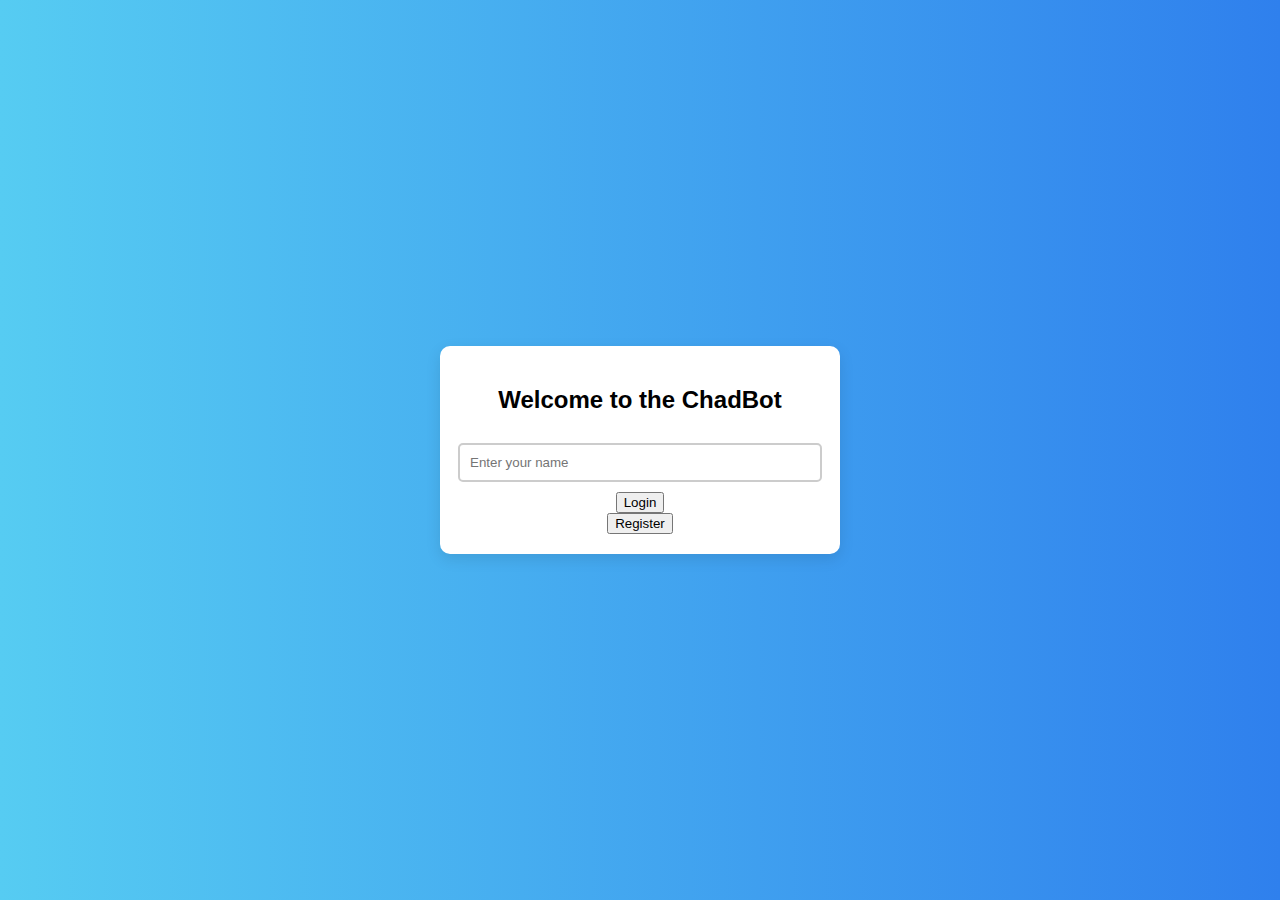
<file: ChatBot/index.html>
<!DOCTYPE html>
<html lang="en">
<head>
    <meta charset="UTF-8">
    <meta name="viewport" content="width=device-width, initial-scale=1.0">
    <title>Login - Chadbot</title>
    <link rel="stylesheet" href="styles.css">
</head>
<body class="login-body">
    <div class="login-container">
        <h2>Welcome to the ChadBot</h2>
        <input type="text" id="login-name" placeholder="Enter your name" class="login-input">
        <button class="login-button" onclick="login()">Login</button>
        <button class="register-button" onclick="register()">Register</button>
    </div>
    <script src="script.js"></script>
</body>
</html>
</file>
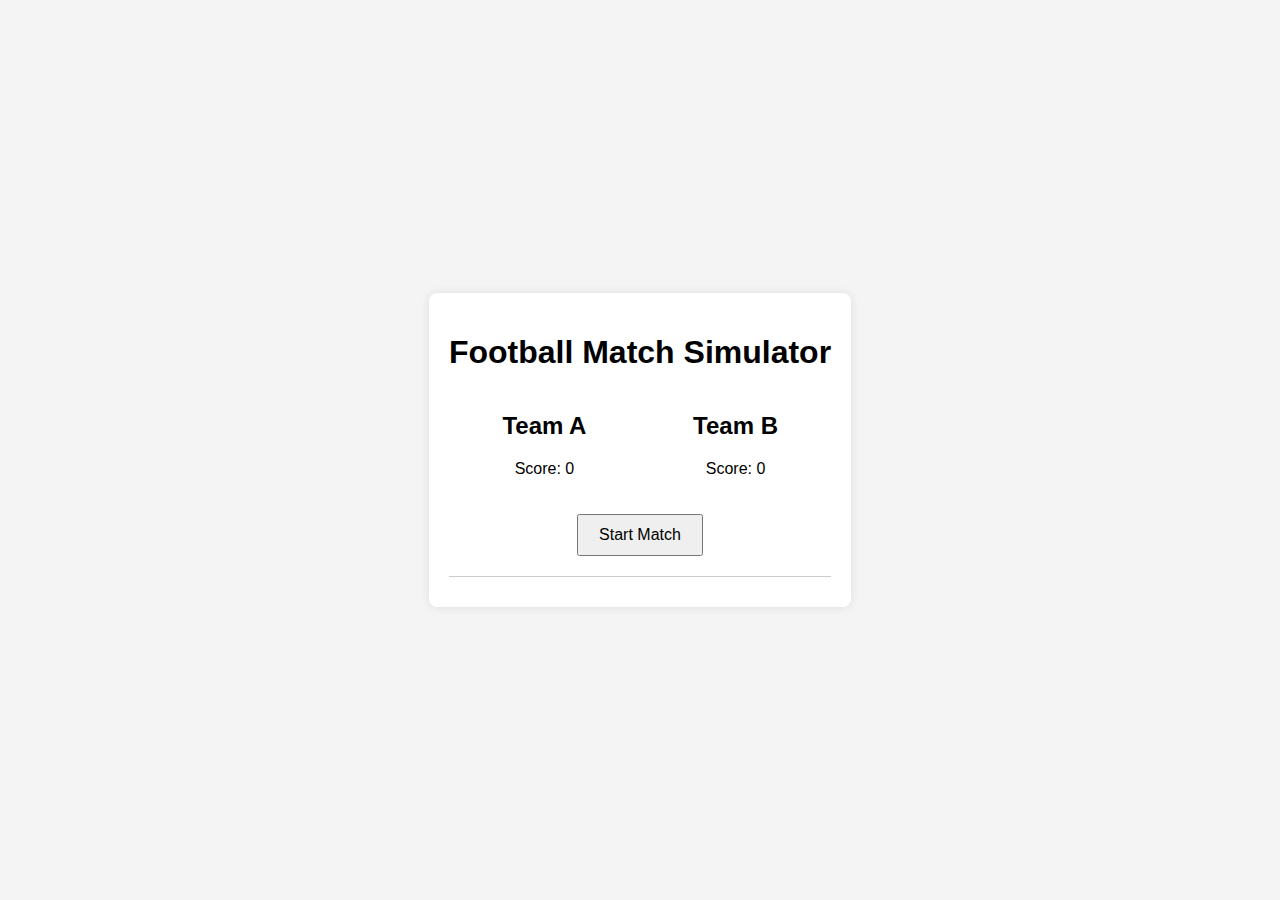
<file: Football Simulator/index.html>
<!DOCTYPE html>
<html lang="en">
<head>
    <meta charset="UTF-8">
    <meta name="viewport" content="width=device-width, initial-scale=1.0">
    <title>Football Match Simulator</title>
    <link rel="stylesheet" href="style.css">
</head>
<body>
    <div class="container">
        <h1>Football Match Simulator</h1>
        <div class="match-info">
            <div class="team" id="teamA">
                <h2>Team A</h2>
                <p>Score: <span id="scoreA">0</span></p>
            </div>
            <div class="team" id="teamB">
                <h2>Team B</h2>
                <p>Score: <span id="scoreB">0</span></p>
            </div>
        </div>
        <button id="startButton">Start Match</button>
        <div class="log" id="log"></div>
    </div>
    <script src="script.js"></script>
</body>
</html>
</file>
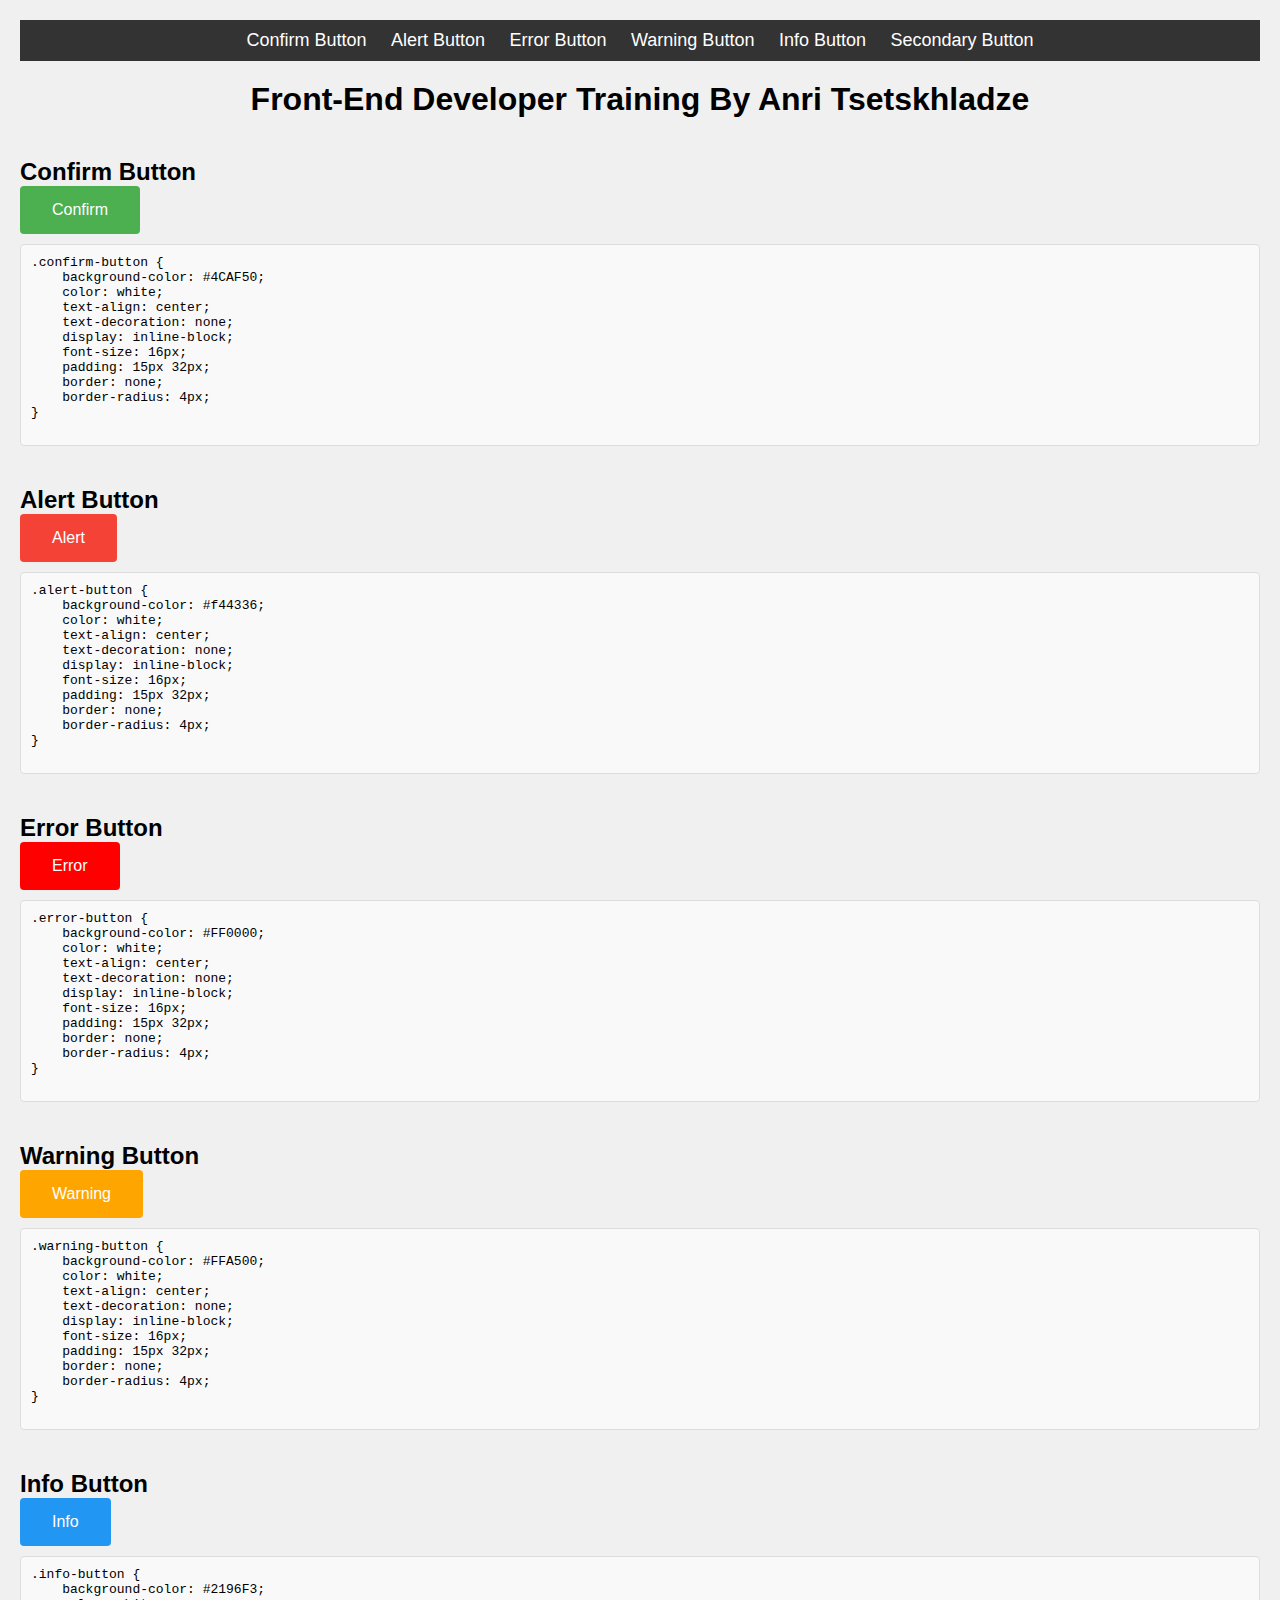
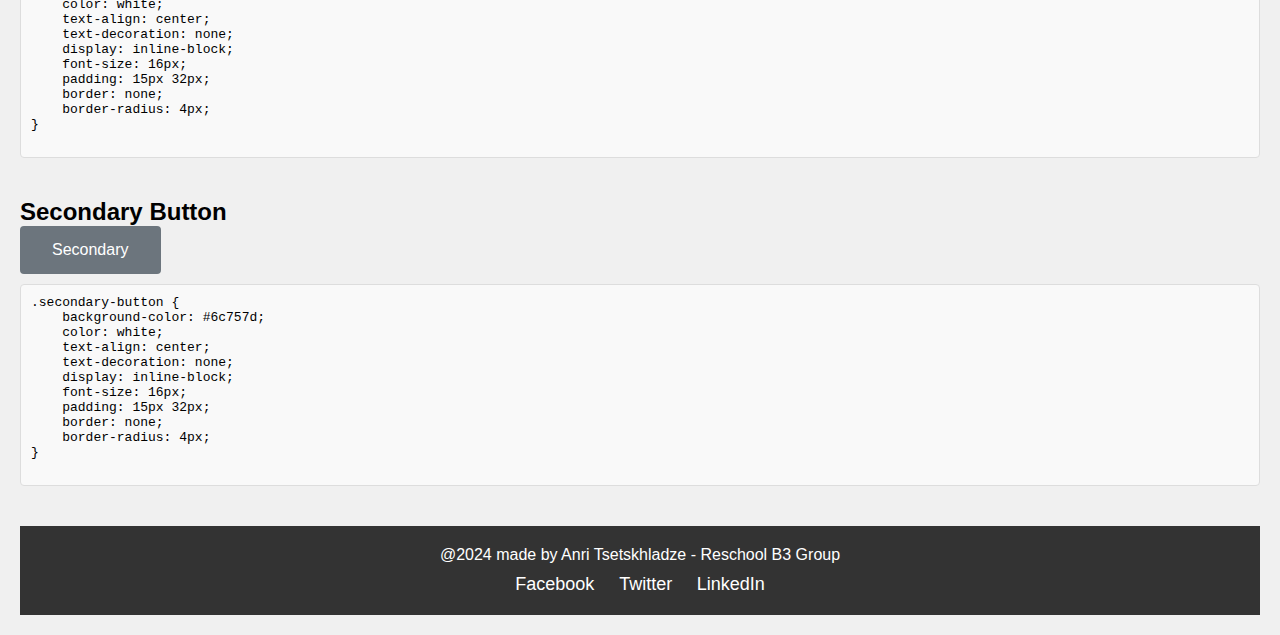
<file: Frontend Dev Site/index.html>
<!DOCTYPE html>
<html lang="en">
<head>
    <meta charset="UTF-8">
    <meta name="viewport" content="width=device-width, initial-scale=1.0">
    <title>Front-End Developer Training By Anri Tsetskhladze</title>
    <link rel="stylesheet" href="style.css">
</head>
<body>
    <nav>
        <ul>
            <li><a href="#confirm">Confirm Button</a></li>
            <li><a href="#alert">Alert Button</a></li>
            <li><a href="#error">Error Button</a></li>
            <li><a href="#warning">Warning Button</a></li>
            <li><a href="#info">Info Button</a></li>
            <li><a href="#secondary">Secondary Button</a></li>
        </ul>
    </nav>

    <h1>Front-End Developer Training By Anri Tsetskhladze</h1>

    <div class="button-container" id="confirm">
        <h2>Confirm Button</h2>
        <button class="confirm-button">Confirm</button>
        <pre class="button-style">
.confirm-button {
    background-color: #4CAF50;
    color: white;
    text-align: center;
    text-decoration: none;
    display: inline-block;
    font-size: 16px;
    padding: 15px 32px;
    border: none;
    border-radius: 4px;
}
        </pre>
    </div>

    <div class="button-container" id="alert">
        <h2>Alert Button</h2>
        <button class="alert-button">Alert</button>
        <pre class="button-style">
.alert-button {
    background-color: #f44336;
    color: white;
    text-align: center;
    text-decoration: none;
    display: inline-block;
    font-size: 16px;
    padding: 15px 32px;
    border: none;
    border-radius: 4px;
}
        </pre>
    </div>

    <div class="button-container" id="error">
        <h2>Error Button</h2>
        <button class="error-button">Error</button>
        <pre class="button-style">
.error-button {
    background-color: #FF0000;
    color: white;
    text-align: center;
    text-decoration: none;
    display: inline-block;
    font-size: 16px;
    padding: 15px 32px;
    border: none;
    border-radius: 4px;
}
        </pre>
    </div>

    <div class="button-container" id="warning">
        <h2>Warning Button</h2>
        <button class="warning-button">Warning</button>
        <pre class="button-style">
.warning-button {
    background-color: #FFA500;
    color: white;
    text-align: center;
    text-decoration: none;
    display: inline-block;
    font-size: 16px;
    padding: 15px 32px;
    border: none;
    border-radius: 4px;
}
        </pre>
    </div>

    <div class="button-container" id="info">
        <h2>Info Button</h2>
        <button class="info-button">Info</button>
        <pre class="button-style">
.info-button {
    background-color: #2196F3;
    color: white;
    text-align: center;
    text-decoration: none;
    display: inline-block;
    font-size: 16px;
    padding: 15px 32px;
    border: none;
    border-radius: 4px;
}
        </pre>
    </div>

    <div class="button-container" id="secondary">
        <h2>Secondary Button</h2>
        <button class="secondary-button">Secondary</button>
        <pre class="button-style">
.secondary-button {
    background-color: #6c757d;
    color: white;
    text-align: center;
    text-decoration: none;
    display: inline-block;
    font-size: 16px;
    padding: 15px 32px;
    border: none;
    border-radius: 4px;
}
        </pre>
    </div>

    <footer>
        <p>@2024 made by Anri Tsetskhladze - Reschool B3 Group</p>
        <div class="social-links">
            <a href="https://www.facebook.com/reschool2022">Facebook </a> 
            <a href="https://x.com/pavlemgeladze">Twitter</a>
            <a href="https://www.linkedin.com/in/pavlemgeladze">LinkedIn</a>
        </div>
    </footer>

    <script src="script.js"></script>
</body>
</html>
</file>
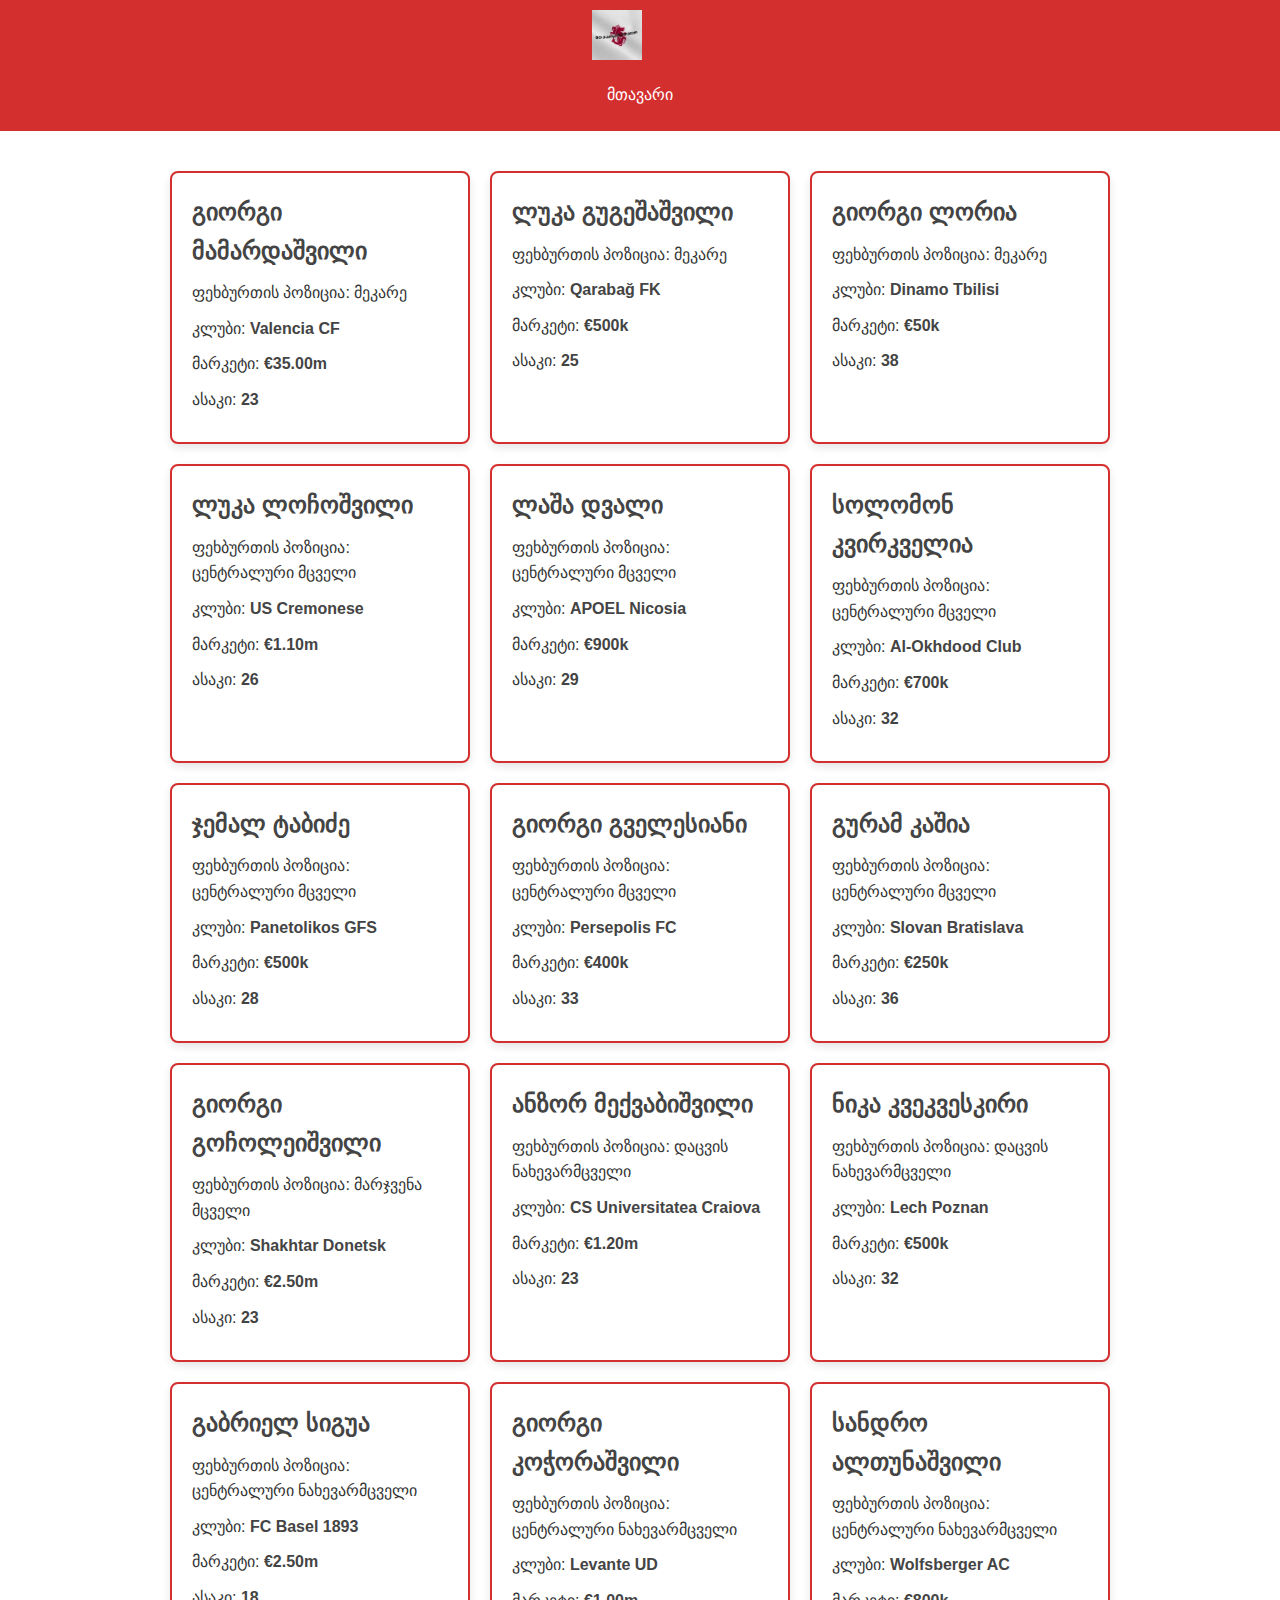
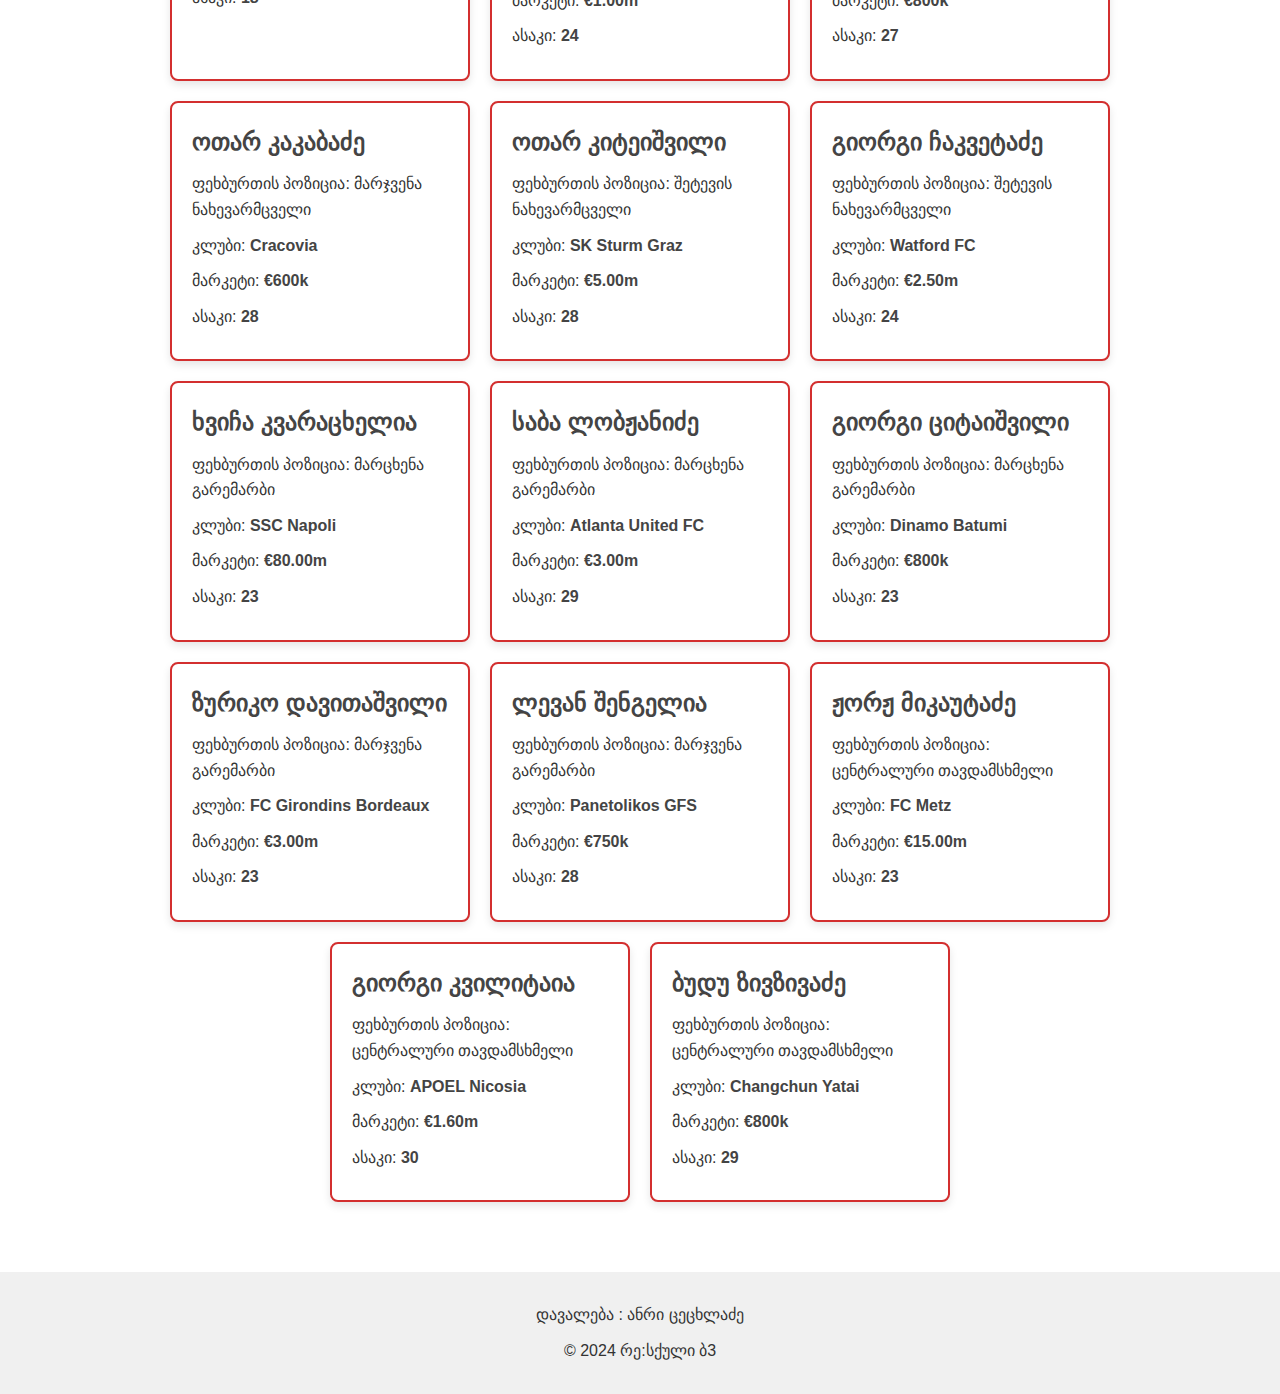
<file: Georgian Football Team Stats Site/index.html>
<!DOCTYPE html>
<html lang="ka">
<head>
    <meta charset="UTF-8">
    <meta name="viewport" content="width=device-width, initial-scale=1.0">
    <title>საქართველოს ნაკრები </title>
    <link rel="stylesheet" href="style.css">
</head>
<body>
    <header>
        <nav>
            <div class="logo-box">
                <img src="images.jpeg" alt="ნაკრების ლოგო" class="logo">
            </div>
            <ul>
                <li><a href="index.html">მთავარი</a></li>
            </ul>
        </nav>
    </header>
    <main>
        <div class="container">
            <div class="card">
                <h2>გიორგი მამარდაშვილი</h2>
                <p>ფეხბურთის პოზიცია: მეკარე</p>
                <p>კლუბი: <span>Valencia CF</span></p>
                <p>მარკეტი: <span>€35.00m</span></p>
                <p>ასაკი: <span>23</span></p>
            </div>
            <div class="card">
                <h2>ლუკა გუგეშაშვილი</h2>
                <p>ფეხბურთის პოზიცია: მეკარე</p>
                <p>კლუბი: <span>Qarabağ FK</span></p>
                <p>მარკეტი: <span>€500k</span></p>
                <p>ასაკი: <span>25</span></p>
            </div>
            <div class="card">
                <h2>გიორგი ლორია</h2>
                <p>ფეხბურთის პოზიცია: მეკარე</p>
                <p>კლუბი: <span>Dinamo Tbilisi</span></p>
                <p>მარკეტი: <span>€50k</span></p>
                <p>ასაკი: <span>38</span></p>
            </div>
            <div class="card">
                <h2>ლუკა ლოჩოშვილი</h2>
                <p>ფეხბურთის პოზიცია: ცენტრალური მცველი</p>
                <p>კლუბი: <span>US Cremonese</span></p>
                <p>მარკეტი: <span>€1.10m</span></p>
                <p>ასაკი: <span>26</span></p>
            </div>
            <div class="card">
                <h2>ლაშა დვალი</h2>
                <p>ფეხბურთის პოზიცია: ცენტრალური მცველი</p>
                <p>კლუბი: <span>APOEL Nicosia</span></p>
                <p>მარკეტი: <span>€900k</span></p>
                <p>ასაკი: <span>29</span></p>
            </div>
            <div class="card">
                <h2>სოლომონ კვირკველია</h2>
                <p>ფეხბურთის პოზიცია: ცენტრალური მცველი</p>
                <p>კლუბი: <span>Al-Okhdood Club</span></p>
                <p>მარკეტი: <span>€700k</span></p>
                <p>ასაკი: <span>32</span></p>
            </div>
            <div class="card">
                <h2>ჯემალ ტაბიძე</h2>
                <p>ფეხბურთის პოზიცია: ცენტრალური მცველი</p>
                <p>კლუბი: <span>Panetolikos GFS</span></p>
                <p>მარკეტი: <span>€500k</span></p>
                <p>ასაკი: <span>28</span></p>
            </div>
            <div class="card">
                <h2>გიორგი გველესიანი</h2>
                <p>ფეხბურთის პოზიცია: ცენტრალური მცველი</p>
                <p>კლუბი: <span>Persepolis FC</span></p>
                <p>მარკეტი: <span>€400k</span></p>
                <p>ასაკი: <span>33</span></p>
            </div>
            <div class="card">
                <h2>გურამ კაშია</h2>
                <p>ფეხბურთის პოზიცია: ცენტრალური მცველი</p>
                <p>კლუბი: <span>Slovan Bratislava</span></p>
                <p>მარკეტი: <span>€250k</span></p>
                <p>ასაკი: <span>36</span></p>
            </div>
            <div class="card">
                <h2>გიორგი გოჩოლეიშვილი</h2>
                <p>ფეხბურთის პოზიცია: მარჯვენა მცველი</p>
                <p>კლუბი: <span>Shakhtar Donetsk</span></p>
                <p>მარკეტი: <span>€2.50m</span></p>
                <p>ასაკი: <span>23</span></p>
            </div>
            <div class="card">
                <h2>ანზორ მექვაბიშვილი</h2>
                <p>ფეხბურთის პოზიცია: დაცვის ნახევარმცველი</p>
                <p>კლუბი: <span>CS Universitatea Craiova</span></p>
                <p>მარკეტი: <span>€1.20m</span></p>
                <p>ასაკი: <span>23</span></p>
            </div>
            <div class="card">
                <h2>ნიკა კვეკვესკირი</h2>
                <p>ფეხბურთის პოზიცია: დაცვის ნახევარმცველი</p>
                <p>კლუბი: <span>Lech Poznan</span></p>
                <p>მარკეტი: <span>€500k</span></p>
                <p>ასაკი: <span>32</span></p>
            </div>
            <div class="card">
                <h2>გაბრიელ სიგუა</h2>
                <p>ფეხბურთის პოზიცია: ცენტრალური ნახევარმცველი</p>
                <p>კლუბი: <span>FC Basel 1893</span></p>
                <p>მარკეტი: <span>€2.50m</span></p>
                <p>ასაკი: <span>18</span></p>
            </div>
            <div class="card">
                <h2>გიორგი კოჭორაშვილი</h2>
                <p>ფეხბურთის პოზიცია: ცენტრალური ნახევარმცველი</p>
                <p>კლუბი: <span>Levante UD</span></p>
                <p>მარკეტი: <span>€1.00m</span></p>
                <p>ასაკი: <span>24</span></p>
            </div>
            <div class="card">
                <h2>სანდრო ალთუნაშვილი</h2>
                <p>ფეხბურთის პოზიცია: ცენტრალური ნახევარმცველი</p>
                <p>კლუბი: <span>Wolfsberger AC</span></p>
                <p>მარკეტი: <span>€800k</span></p>
                <p>ასაკი: <span>27</span></p>
            </div>
            <div class="card">
                <h2>ოთარ კაკაბაძე</h2>
                <p>ფეხბურთის პოზიცია: მარჯვენა ნახევარმცველი</p>
                <p>კლუბი: <span>Cracovia</span></p>
                <p>მარკეტი: <span>€600k</span></p>
                <p>ასაკი: <span>28</span></p>
            </div>
            <div class="card">
                <h2>ოთარ კიტეიშვილი</h2>
                <p>ფეხბურთის პოზიცია: შეტევის ნახევარმცველი</p>
                <p>კლუბი: <span>SK Sturm Graz</span></p>
                <p>მარკეტი: <span>€5.00m</span></p>
                <p>ასაკი: <span>28</span></p>
            </div>
            <div class="card">
                <h2>გიორგი ჩაკვეტაძე</h2>
                <p>ფეხბურთის პოზიცია: შეტევის ნახევარმცველი</p>
                <p>კლუბი: <span>Watford FC</span></p>
                <p>მარკეტი: <span>€2.50m</span></p>
                <p>ასაკი: <span>24</span></p>
            </div>
            <div class="card">
                <h2>ხვიჩა კვარაცხელია</h2>
                <p>ფეხბურთის პოზიცია: მარცხენა გარემარბი</p>
                <p>კლუბი: <span>SSC Napoli</span></p>
                <p>მარკეტი: <span>€80.00m</span></p>
                <p>ასაკი: <span>23</span></p>
            </div>
            <div class="card">
                <h2>საბა ლობჟანიძე</h2>
                <p>ფეხბურთის პოზიცია: მარცხენა გარემარბი</p>
                <p>კლუბი: <span>Atlanta United FC</span></p>
                <p>მარკეტი: <span>€3.00m</span></p>
                <p>ასაკი: <span>29</span></p>
            </div>
            <div class="card">
                <h2>გიორგი ციტაიშვილი</h2>
                <p>ფეხბურთის პოზიცია: მარცხენა გარემარბი</p>
                <p>კლუბი: <span>Dinamo Batumi</span></p>
                <p>მარკეტი: <span>€800k</span></p>
                <p>ასაკი: <span>23</span></p>
            </div>
            <div class="card">
                <h2>ზურიკო დავითაშვილი</h2>
                <p>ფეხბურთის პოზიცია: მარჯვენა გარემარბი</p>
                <p>კლუბი: <span>FC Girondins Bordeaux</span></p>
                <p>მარკეტი: <span>€3.00m</span></p>
                <p>ასაკი: <span>23</span></p>
            </div>
            <div class="card">
                <h2>ლევან შენგელია</h2>
                <p>ფეხბურთის პოზიცია: მარჯვენა გარემარბი</p>
                <p>კლუბი: <span>Panetolikos GFS</span></p>
                <p>მარკეტი: <span>€750k</span></p>
                <p>ასაკი: <span>28</span></p>
            </div>
            <div class="card">
                <h2>ჟორჟ მიკაუტაძე</h2>
                <p>ფეხბურთის პოზიცია: ცენტრალური თავდამსხმელი</p>
                <p>კლუბი: <span>FC Metz</span></p>
                <p>მარკეტი: <span>€15.00m</span></p>
                <p>ასაკი: <span>23</span></p>
            </div>
            <div class="card">
                <h2>გიორგი კვილიტაია</h2>
                <p>ფეხბურთის პოზიცია: ცენტრალური თავდამსხმელი</p>
                <p>კლუბი: <span>APOEL Nicosia</span></p>
                <p>მარკეტი: <span>€1.60m</span></p>
                <p>ასაკი: <span>30</span></p>
            </div>
            <div class="card">
                <h2>ბუდუ ზივზივაძე</h2>
                <p>ფეხბურთის პოზიცია: ცენტრალური თავდამსხმელი</p>
                <p>კლუბი: <span>Changchun Yatai</span></p>
                <p>მარკეტი: <span>€800k</span></p>
                <p>ასაკი: <span>29</span></p>
            </div>
        </div>
    </main>
    <footer class="footer">
        <section class="flex-footer">
            <div class="share">
                <a href="#" class="fab fa-facebook-f"></a>
                <a href="#" class="fab fa-instagram"></a>
                <a href="#" class="fab fa-youtube"></a>
                <a href="https://discord.gg" class="fab fa-discord"></a>
            </div>
            <div class="credit">
                <p>დავალება  : <span>ანრი ცეცხლაძე</span></p>
                <p>&copy; 2024 რე:სქული ბ3 </p>
            </div>
        </section>
    </footer>
    <script src="script.js"></script>
</body>
</html>
</file>
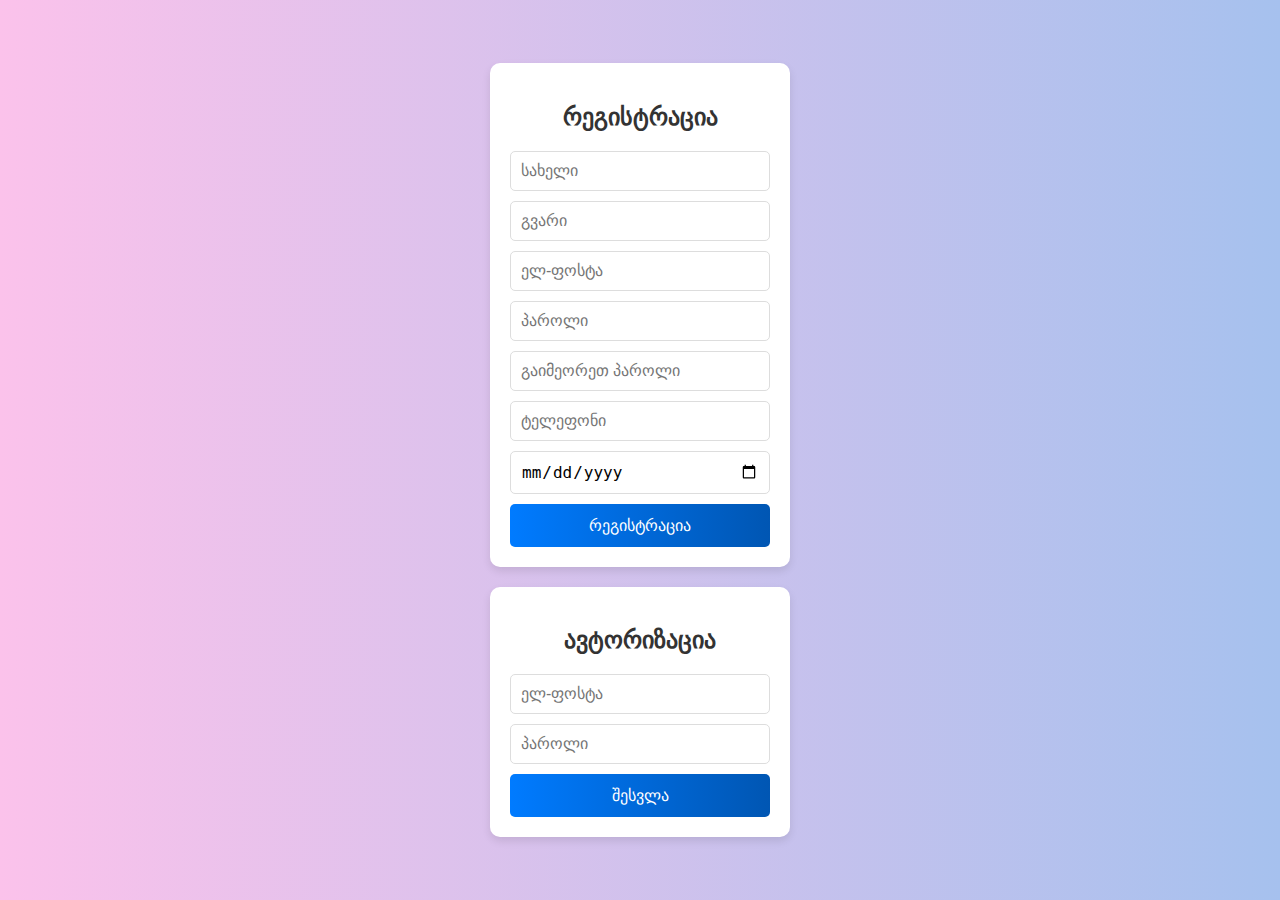
<file: Login and Registration Page/index.html>
<!DOCTYPE html>
<html lang="ka">
<head>
    <meta charset="UTF-8">
    <meta name="viewport" content="width=device-width, initial-scale=1.0">
    <title>რეგისტრაცია და ავტორიზაცია</title>
    <link rel="stylesheet" href="styles.css">
</head>
<body>
    <div class="form-container">
        <form id="registration-form" class="form">
            <h2>რეგისტრაცია</h2>
            <input type="text" id="first-name" placeholder="სახელი" required>
            <input type="text" id="last-name" placeholder="გვარი" required>
            <input type="email" id="email" placeholder="ელ-ფოსტა" required>
            <input type="password" id="password" placeholder="პაროლი" required>
            <input type="password" id="repeat-password" placeholder="გაიმეორეთ პაროლი" required>
            <input type="tel" id="phone" placeholder="ტელეფონი" required>
            <input type="date" id="dob" placeholder="დაბადების თარიღი" required>
            <button type="submit" id="register-btn">რეგისტრაცია</button>
        </form>

        <form id="login-form" class="form">
            <h2>ავტორიზაცია</h2>
            <input type="email" id="login-email" placeholder="ელ-ფოსტა" required>
            <input type="password" id="login-password" placeholder="პაროლი" required>
            <button type="submit" id="login-btn">შესვლა</button>
        </form>
    </div>
    <script src="scripts.js"></script>
</body>
</html>
</file>
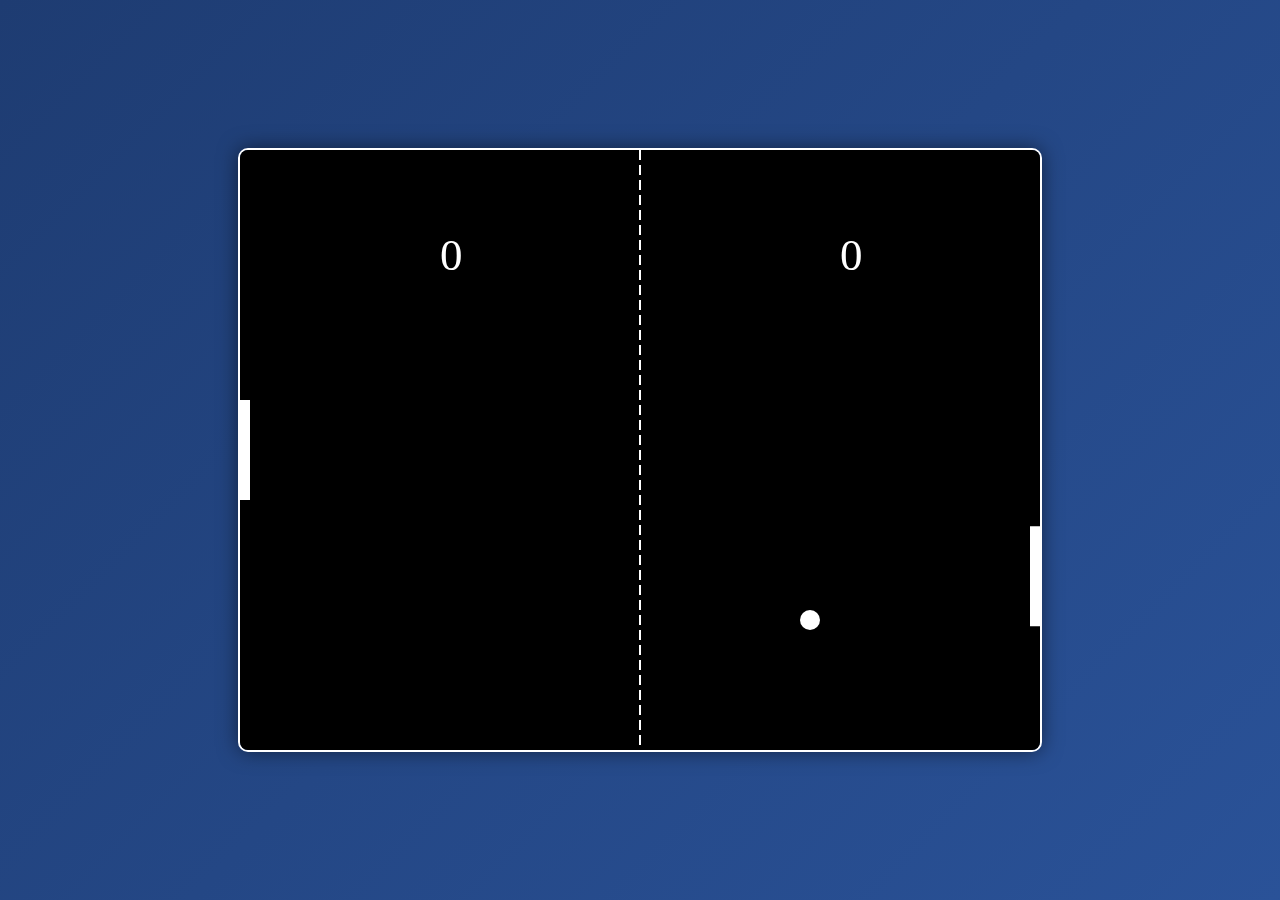
<file: Ping Pin/index.html>
<!DOCTYPE html>
<html lang="en">
<head>
    <meta charset="UTF-8">
    <meta name="viewport" content="width=device-width, initial-scale=1.0">
    <title>Ping Pong Game</title>
    <link rel="stylesheet" href="styles.css">
</head>
<body>
    <canvas id="pongCanvas"></canvas>
    <script src="script.js"></script>
</body>
</html>
</file>
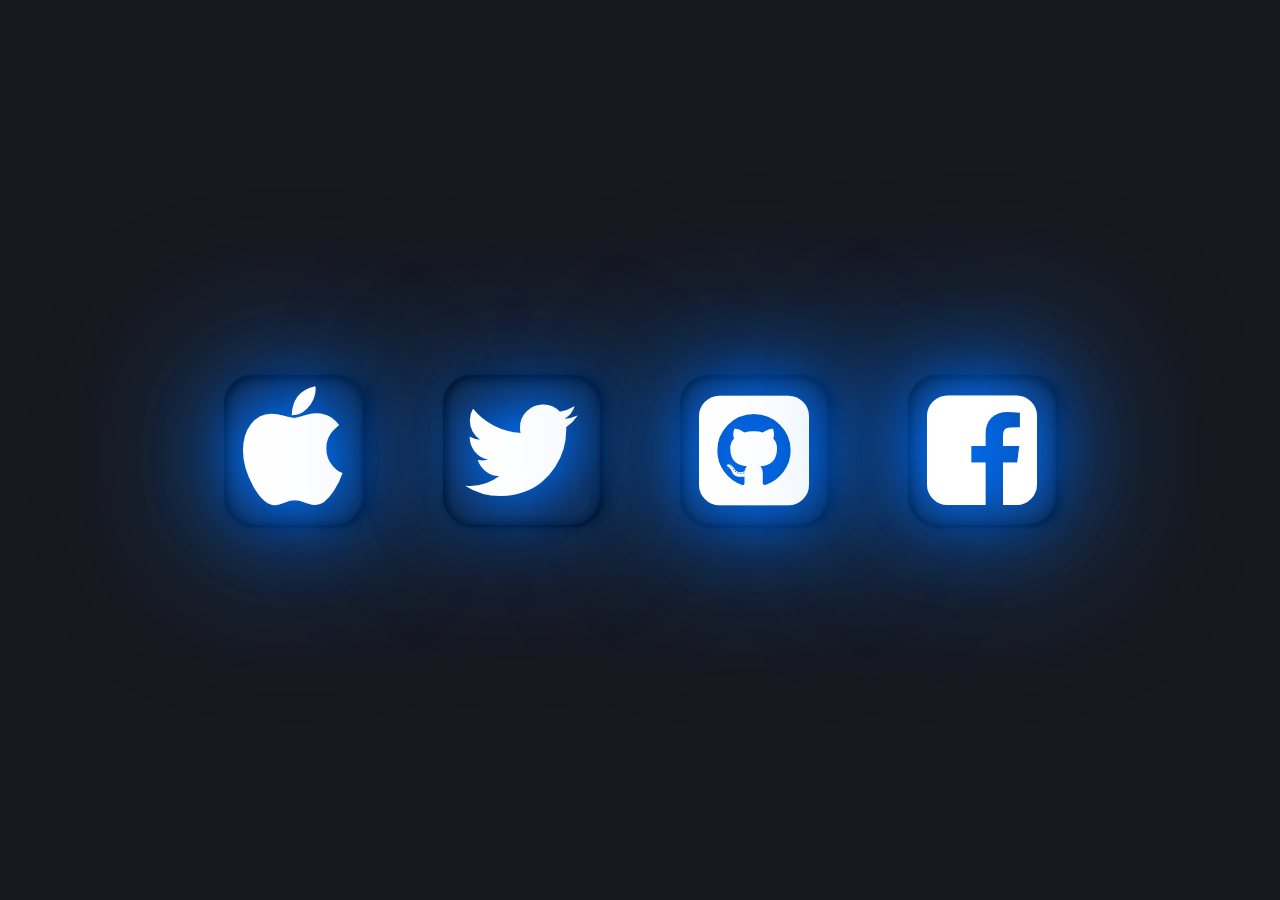
<file: Social Media/index.html>
<html lang="en">

<head>
  <meta charset="UTF-8">
  <meta name="viewport" content="width=device-width, initial-scale=1.0">
  <title>Social Media Icon</title>
  <link rel="stylesheet" href="style.css">
  <link rel="stylesheet" href="https://stackpath.bootstrapcdn.com/font-awesome/4.7.0/css/font-awesome.min.css">
</head>

<body>
  <div class="container">
    <i class="fa fa-apple" id="apple"></i>
    <i class="fa fa-twitter" id="twitter"></i>
    <i class="fa fa-github-square github" id="github"></i>
    <i class="fa fa-facebook-square" id="facebook"></i>
  </div>
</body>

</html>
</file>
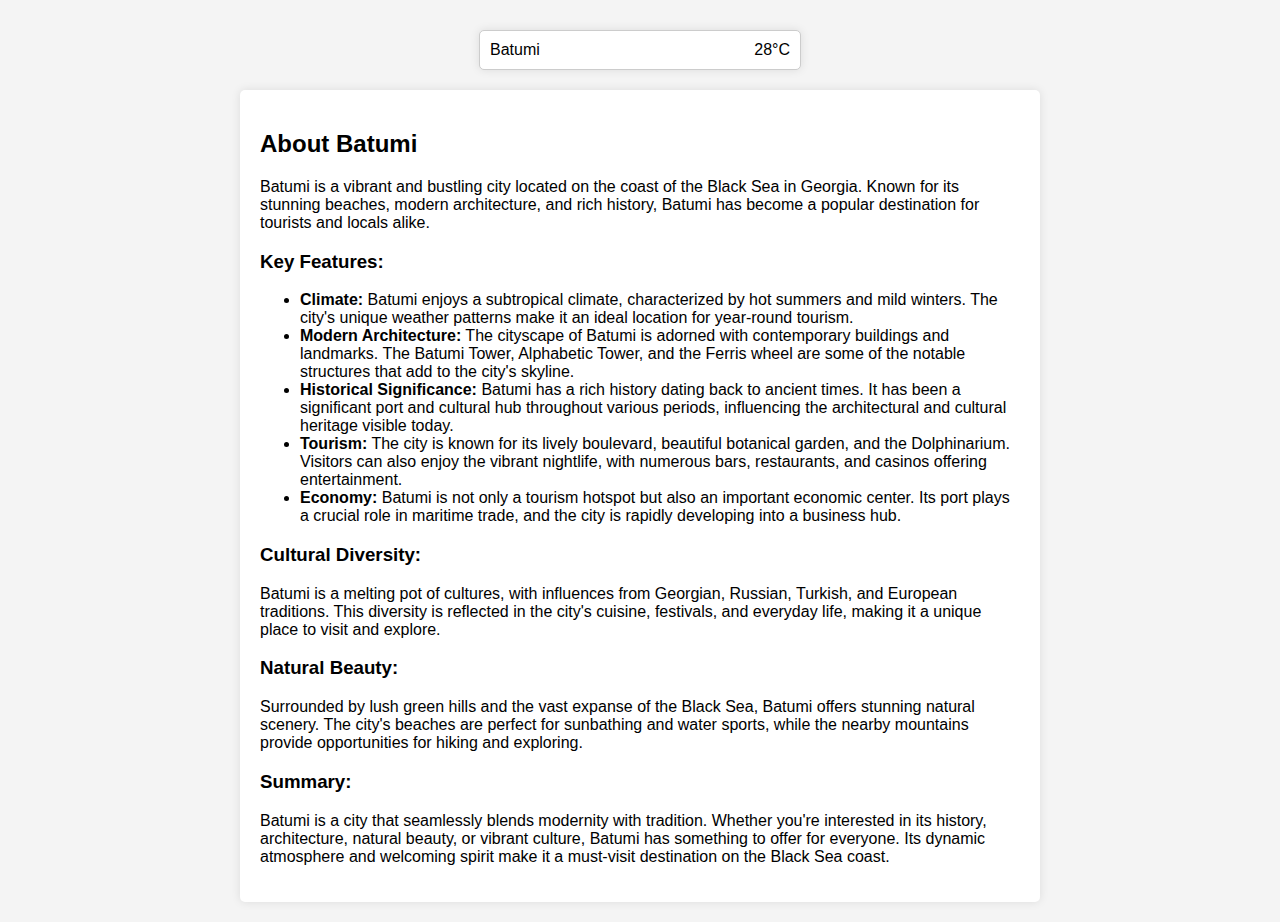
<file: Weather Widgets/index.html>
<!DOCTYPE html>
<html lang="en">
<head>
    <meta charset="UTF-8">
    <meta name="viewport" content="width=device-width, initial-scale=1.0">
    <title>Weather Widget</title>
    <link rel="stylesheet" href="style.css">
</head>
<body>
    <div class="container">
        <details id="widget1" class="weather-widget">
            <summary class="weather-summary">
                <span>Batumi</span>
                <span data-stat="temperature">28°C</span>
            </summary>
            <div class="weather-content">
                <p><strong>Kind:</strong> <span data-stat="kind">Sunny</span></p>
                <p><strong>Time:</strong> <time data-stat="time"></time></p>
                <p><strong>Wind:</strong> <span data-stat="wind">5 mph</span></p>
                <p><strong>Visibility:</strong> <span data-stat="visibility">22 mi</span></p>
                <p><strong>Air Quality:</strong> <span data-stat="air_quality">54</span></p>
                <p><strong>Humidity:</strong> <span data-stat="humidity">59%</span></p>
            </div>
        </details>

        <div class="description">
            <h2>About Batumi</h2>
            <p>Batumi is a vibrant and bustling city located on the coast of the Black Sea in Georgia. Known for its stunning beaches, modern architecture, and rich history, Batumi has become a popular destination for tourists and locals alike.</p>
            <h3>Key Features:</h3>
            <ul>
                <li><strong>Climate:</strong> Batumi enjoys a subtropical climate, characterized by hot summers and mild winters. The city's unique weather patterns make it an ideal location for year-round tourism.</li>
                <li><strong>Modern Architecture:</strong> The cityscape of Batumi is adorned with contemporary buildings and landmarks. The Batumi Tower, Alphabetic Tower, and the Ferris wheel are some of the notable structures that add to the city's skyline.</li>
                <li><strong>Historical Significance:</strong> Batumi has a rich history dating back to ancient times. It has been a significant port and cultural hub throughout various periods, influencing the architectural and cultural heritage visible today.</li>
                <li><strong>Tourism:</strong> The city is known for its lively boulevard, beautiful botanical garden, and the Dolphinarium. Visitors can also enjoy the vibrant nightlife, with numerous bars, restaurants, and casinos offering entertainment.</li>
                <li><strong>Economy:</strong> Batumi is not only a tourism hotspot but also an important economic center. Its port plays a crucial role in maritime trade, and the city is rapidly developing into a business hub.</li>
            </ul>
            <h3>Cultural Diversity:</h3>
            <p>Batumi is a melting pot of cultures, with influences from Georgian, Russian, Turkish, and European traditions. This diversity is reflected in the city's cuisine, festivals, and everyday life, making it a unique place to visit and explore.</p>
            <h3>Natural Beauty:</h3>
            <p>Surrounded by lush green hills and the vast expanse of the Black Sea, Batumi offers stunning natural scenery. The city's beaches are perfect for sunbathing and water sports, while the nearby mountains provide opportunities for hiking and exploring.</p>
            <h3>Summary:</h3>
            <p>Batumi is a city that seamlessly blends modernity with tradition. Whether you're interested in its history, architecture, natural beauty, or vibrant culture, Batumi has something to offer for everyone. Its dynamic atmosphere and welcoming spirit make it a must-visit destination on the Black Sea coast.</p>
        </div>
    </div>

    <script src="script.js"></script>
</body>
</html>
</file>
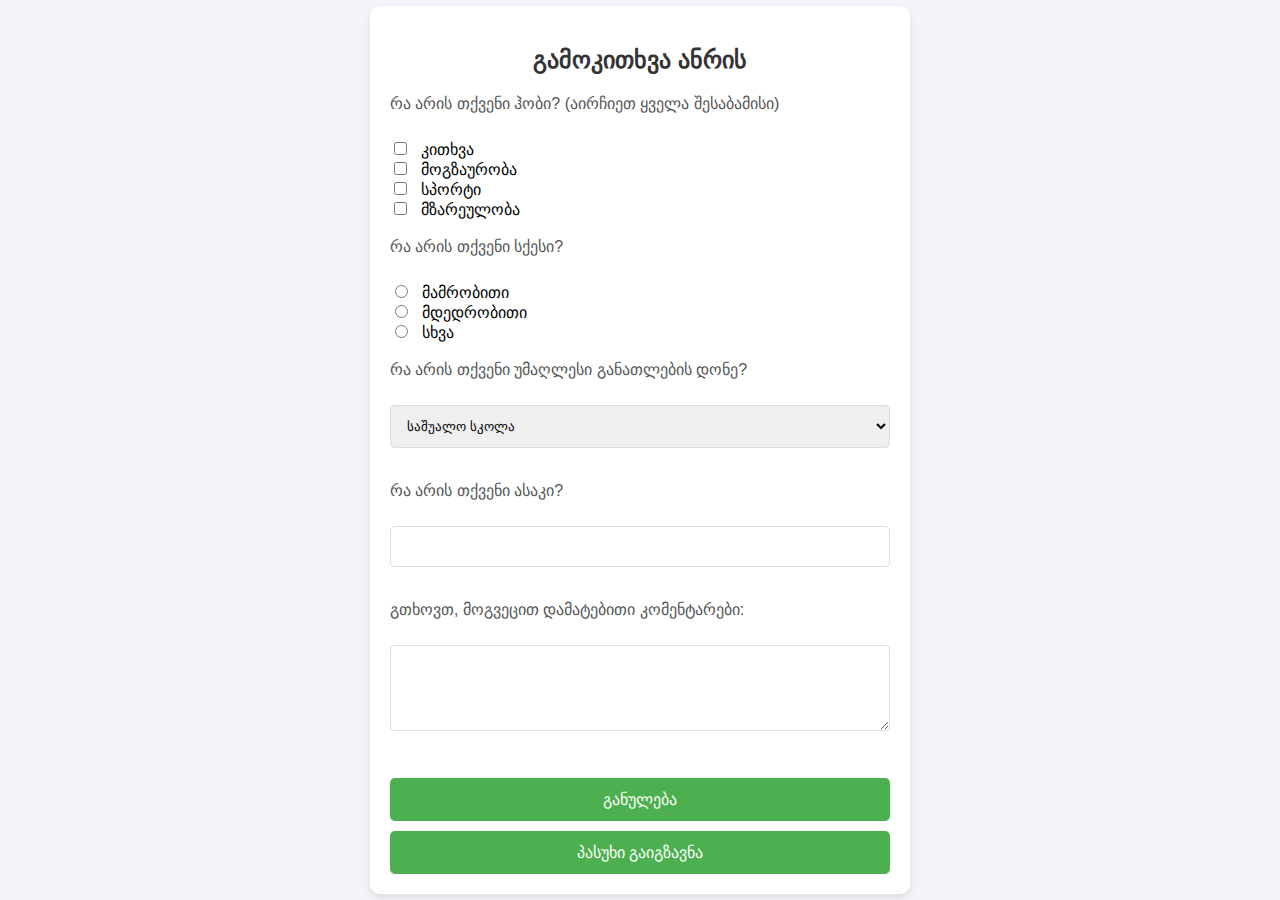
<file: გამოკითხვა/index.html>
<!DOCTYPE html>
<html lang="ka">
<head>
    <meta charset="UTF-8">
    <meta name="viewport" content="width=device-width, initial-scale=1.0">
    <title>გამოკითხვა</title>
    <link rel="stylesheet" href="styles.css">
</head>
<body>
    <div class="form-container">
        <h2>გამოკითხვა ანრის</h2>
        <form id="surveyForm" action="answers.html" method="post">
            <label for="hobbies">რა არის თქვენი ჰობი? (აირჩიეთ ყველა შესაბამისი)</label><br>
            <input type="checkbox" id="hobby1" name="hobbies" value="კითხვის"> კითხვა<br>
            <input type="checkbox" id="hobby2" name="hobbies" value="მოგზაურობა"> მოგზაურობა<br>
            <input type="checkbox" id="hobby3" name="hobbies" value="სპორტი"> სპორტი<br>
            <input type="checkbox" id="hobby4" name="hobbies" value="მზარეული"> მზარეულობა<br>
            <br>

            <label for="gender">რა არის თქვენი სქესი?</label><br>
            <input type="radio" id="male" name="gender" value="მამრობითი"> მამრობითი<br>
            <input type="radio" id="female" name="gender" value="მდედრობითი"> მდედრობითი<br>
            <input type="radio" id="other" name="gender" value="სხვა"> სხვა<br>
            <br>

            <label for="education">რა არის თქვენი უმაღლესი განათლების დონე?</label><br>
            <select id="education" name="education">
                <option value="საშუალო სკოლა">საშუალო სკოლა</option>
                <option value="ასოცირებული ხარისხი">ასოცირებული ხარისხი</option>
                <option value="ბაკალავრის ხარისხი">ბაკალავრის ხარისხი</option>
                <option value="მაგისტრის ხარისხი">მაგისტრის ხარისხი</option>
                <option value="დოქტორის ხარისხი">დოქტორის ხარისხი</option>
            </select>
            <br><br>

            <label for="age">რა არის თქვენი ასაკი?</label><br>
            <input type="number" id="age" name="age"><br><br>

            <label for="feedback">გთხოვთ, მოგვეცით დამატებითი კომენტარები:</label><br>
            <textarea id="feedback" name="feedback" rows="4" cols="50"></textarea><br><br>
            
            <input type="reset" value="განულება">
            <input type="submit" value="პასუხი გაიგზავნა">

        
        </form>
    </div>

    <script src="scripts.js"></script>
</body>
</html>
</file>
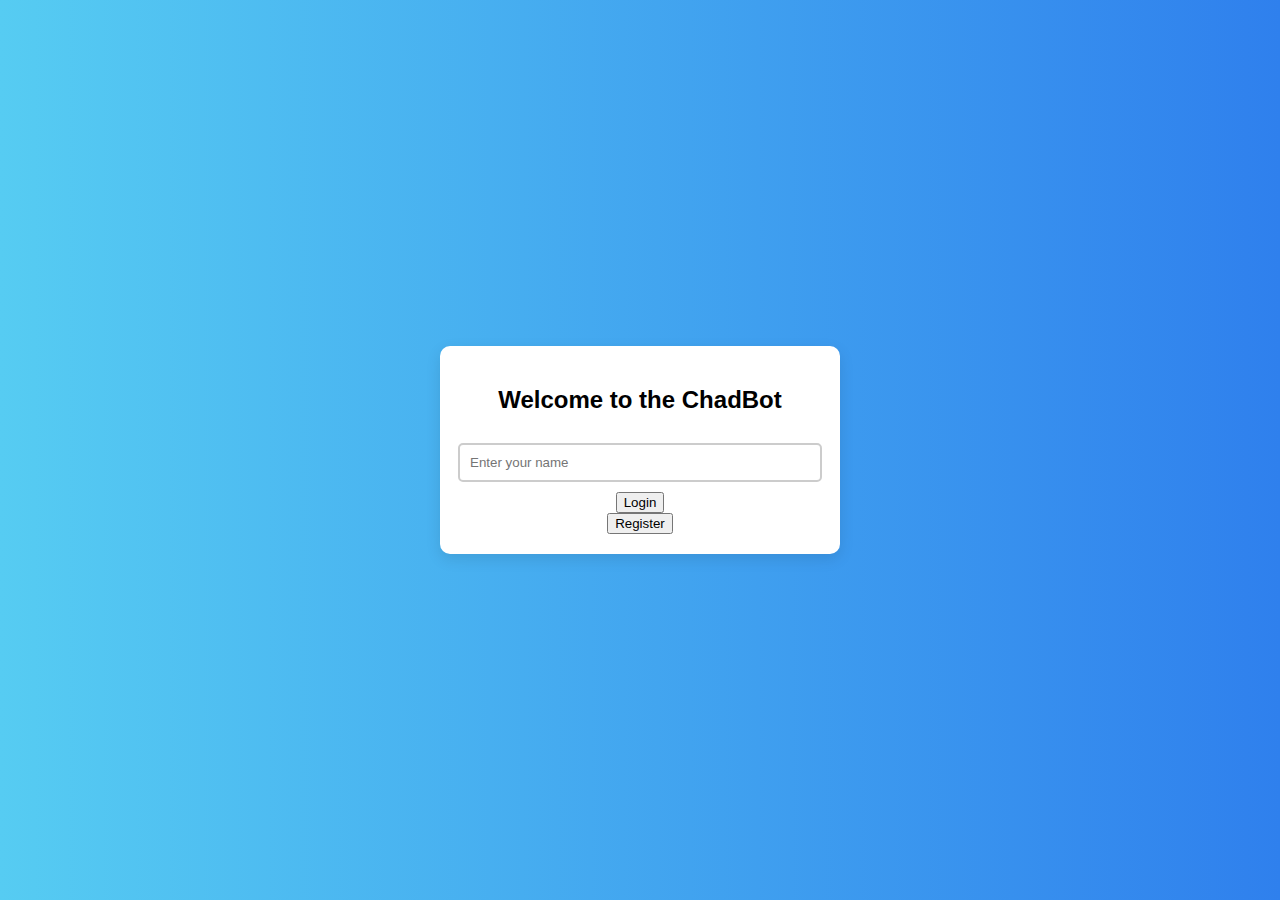
<file: ChatBot/chat.html>
<!DOCTYPE html>
<html lang="en">
<head>
    <meta charset="UTF-8">
    <meta name="viewport" content="width=device-width, initial-scale=1.0">
    <title>Chatbot</title>
    <link rel="stylesheet" href="styles.css">
</head>
<body>
    <div class="chat-container">
        <div class="chat-box" id="chat-box"></div>
        <input type="text" id="user-input" placeholder="Type your message here..." class="user-input">
        <div class="button-container">
            <button onclick="sendMessage()" class="send-button">Send</button>
            <button onclick="logout()" class="logout-button">Logout</button>
            <button onclick="displayHelp()" class="help-button">Commands</button>
            <button onclick="showHistory()" class="history-button">History</button>
        </div>
    </div>
    <footer>
        <p>Created by Sigma - Bot Version 1.0</p>
        <a href="https://facebook.com" class="social-link">Facebook</a>
        <a href="https://twitter.com" class="social-link">Twitter</a>
        <a href="https://instagram.com" class="social-link">Instagram</a>
    </footer>
    <script src="script.js"></script>
</body>
</html>
</file>
<file: ChatBot/styles.css>
body, html {
    margin: 0;
    padding: 0;
    width: 100%;
    height: 100%;
    font-family: 'Arial', sans-serif;
    background: linear-gradient(to right, #56ccf2, #2f80ed);
    display: flex;
    justify-content: center;
    align-items: center;
}

.login-container, .chat-container {
    width: 360px;
    padding: 20px;
    border-radius: 10px;
    background: white;
    box-shadow: 0 5px 15px rgba(0,0,0,0.1);
    animation: slide-in 0.5s ease-out forwards;
    display: flex;
    flex-direction: column;
    align-items: center;
}

@keyframes slide-in {
    from { transform: translateY(-20px); opacity: 0; }
    to { transform: translateY(0); opacity: 1; }
}

.input, .user-input, #login-name {
    width: calc(100% - 20px);
    padding: 10px;
    margin: 10px 0;
    border: 2px solid #ccc;
    border-radius: 5px;
    transition: border-color 0.3s;
}

.input:focus, .user-input:focus, #login-name:focus {
    border-color: #2f80ed;
}

.button {
    padding: 10px;
    color: white;
    background-color: #2f80ed;
    border: none;
    border-radius: 5px;
    cursor: pointer;
    margin: 5px;
    width: 100%;
    box-shadow: 0 2px 5px rgba(0,0,0,0.1);
    transition: background-color 0.3s;
}

.button:hover {
    background-color: #56ccf2;
}

.button-container {
    display: flex;
    justify-content: space-around;
    width: 100%;
}

footer {
    text-align: center;
    padding: 10px;
    position: fixed;
    bottom: 0;
    width: 100%;
    background: #fff;
    box-shadow: 0 -2px 5px rgba(0,0,0,0.1);
}

.social-link {
    margin: 0 10px;
    color: #2f80ed;
    text-decoration: none;
    transition: text-decoration 0.3s;
}

.social-link:hover {
    text-decoration: underline;
}

.chat-box {
    width: 100%;
    height: 300px;
    overflow-y: auto;
    background: #eaeaea;
    padding: 10px;
    border: 2px solid #ccc;
    margin-bottom: 10px;
}

.user-message, .bot-message {
    display: block;
    margin-bottom: 10px;
    padding: 8px;
    border-radius: 8px;
}
.user-message {
    background-color: #dcf8c6;
    text-align: right;
}
.bot-message {
    background-color: #fff;
    text-align: left;
}
</file>
<file: Football Simulator/style.css>
body {
    font-family: Arial, sans-serif;
    background-color: #f4f4f4;
    display: flex;
    justify-content: center;
    align-items: center;
    height: 100vh;
    margin: 0;
}

.container {
    text-align: center;
    background: white;
    padding: 20px;
    border-radius: 8px;
    box-shadow: 0 0 10px rgba(0, 0, 0, 0.1);
}

.match-info {
    display: flex;
    justify-content: space-around;
    margin-bottom: 20px;
}

.team {
    width: 40%;
}

button {
    padding: 10px 20px;
    font-size: 16px;
    cursor: pointer;
}

.log {
    margin-top: 20px;
    text-align: left;
    max-height: 200px;
    overflow-y: auto;
    border-top: 1px solid #ccc;
    padding-top: 10px;
}

.log p {
    margin: 5px 0;
}
</file>
<file: Frontend Dev Site/style.css>
* {
    box-sizing: border-box;
    margin: 0;
    padding: 0;
    font-family: Arial, sans-serif;
}

body {
    padding: 20px;
    background-color: #f0f0f0;
}

nav {
    background-color: #333;
    padding: 10px 0;
    text-align: center;
    margin-bottom: 20px;
}

nav ul {
    list-style: none;
}

nav ul li {
    display: inline;
    margin: 0 10px;
}

nav ul li a {
    color: white;
    text-decoration: none;
    font-size: 18px;
}

nav ul li a:hover {
    text-decoration: underline;
}

h1 {
    text-align: center;
    margin-bottom: 40px;
}

.button-container {
    margin-bottom: 40px;
}

.button-style {
    margin-top: 10px;
    padding: 10px;
    background-color: #f9f9f9;
    border: 1px solid #ddd;
    border-radius: 4px;
    font-family: monospace;
}

.confirm-button {
    background-color: #4CAF50;
    color: white;
    text-align: center;
    text-decoration: none;
    display: inline-block;
    font-size: 16px;
    padding: 15px 32px;
    border: none;
    border-radius: 4px;
}

.alert-button {
    background-color: #f44336;
    color: white;
    text-align: center;
    text-decoration: none;
    display: inline-block;
    font-size: 16px;
    padding: 15px 32px;
    border: none;
    border-radius: 4px;
}

.error-button {
    background-color: #FF0000;
    color: white;
    text-align: center;
    text-decoration: none;
    display: inline-block;
    font-size: 16px;
    padding: 15px 32px;
    border: none;
    border-radius: 4px;
}

.warning-button {
    background-color: #FFA500;
    color: white;
    text-align: center;
    text-decoration: none;
    display: inline-block;
    font-size: 16px;
    padding: 15px 32px;
    border: none;
    border-radius: 4px;
}

.info-button {
    background-color: #2196F3;
    color: white;
    text-align: center;
    text-decoration: none;
    display: inline-block;
    font-size: 16px;
    padding: 15px 32px;
    border: none;
    border-radius: 4px;
}

.secondary-button {
    background-color: #6c757d;
    color: white;
    text-align: center;
    text-decoration: none;
    display: inline-block;
    font-size: 16px;
    padding: 15px 32px;
    border: none;
    border-radius: 4px;
}

footer {
    text-align: center;
    margin-top: 40px;
    padding: 20px 0;
    background-color: #333;
    color: white;
}

.social-links {
    margin-top: 10px;
}

.social-links a {
    color: white;
    text-decoration: none;
    margin: 0 10px;
    font-size: 18px;
}

.social-links a:hover {
    text-decoration: underline;
}
</file>
<file: Login and Registration Page/styles.css>
body {
    font-family: 'Roboto', sans-serif;
    background: linear-gradient(to right, #fbc2eb, #a6c1ee);
    display: flex;
    justify-content: center;
    align-items: center;
    height: 100vh;
    margin: 0;
}

.form-container {
    display: flex;
    flex-direction: column;
    gap: 20px;
    width: 300px;
}

.form {
    background: #fff;
    padding: 20px;
    border-radius: 10px;
    box-shadow: 0 4px 8px rgba(0, 0, 0, 0.1);
    transition: transform 0.3s ease, box-shadow 0.3s ease;
}

.form:hover {
    transform: translateY(-5px);
    box-shadow: 0 6px 12px rgba(0, 0, 0, 0.15);
}

h2 {
    text-align: center;
    color: #333;
    margin-bottom: 20px;
    font-size: 24px;
}

input {
    display: block;
    width: calc(100% - 22px);
    padding: 10px;
    margin: 10px 0;
    border: 1px solid #ddd;
    border-radius: 5px;
    font-size: 16px;
    transition: border-color 0.3s ease, box-shadow 0.3s ease;
}

input:focus {
    border-color: #007bff;
    box-shadow: 0 0 8px rgba(0, 123, 255, 0.3);
    outline: none;
}

button {
    background: linear-gradient(to right, #007bff, #0056b3);
    color: #fff;
    border: none;
    padding: 12px;
    border-radius: 5px;
    cursor: pointer;
    width: 100%;
    font-size: 16px;
    transition: background 0.3s ease, transform 0.3s ease;
}

button:hover {
    background: linear-gradient(to right, #0056b3, #004085);
    transform: translateY(-2px);
}

button:active {
    transform: translateY(0);
}
</file>
<file: Ping Pin/styles.css>
body {
    display: flex;
    justify-content: center;
    align-items: center;
    height: 100vh;
    margin: 0;
    background: linear-gradient(135deg, #1e3c72 0%, #2a5298 100%);
    font-family: 'Arial', sans-serif;
}

canvas {
    border: 2px solid #fff;
    border-radius: 10px;
    background: radial-gradient(circle, #2a5298, #1e3c72);
    box-shadow: 0 0 20px rgba(0, 0, 0, 0.5);
}

.scoreboard {
    position: absolute;
    top: 20px;
    display: flex;
    justify-content: space-between;
    width: 80%;
    color: #fff;
    font-size: 24px;
    text-shadow: 2px 2px 4px rgba(0, 0, 0, 0.5);
}

.scoreboard .player, .scoreboard .computer {
    display: flex;
    align-items: center;
}

.scoreboard .player::before, .scoreboard .computer::before {
    content: '';
    display: inline-block;
    width: 20px;
    height: 20px;
    border-radius: 50%;
    background-color: #fff;
    margin-right: 10px;
}

.scoreboard .player::before {
    background-color: #ff5722;
}

.scoreboard .computer::before {
    background-color: #3f51b5;
}
</file>
<file: Social Media/style.css>
* {
    margin: 0;
    padding: 0;
  }
  body {
    height: 100vh;
    width: 100vw;
    background: #18191f;
  }
  .container {
    display: flex;
    justify-content: center;
    align-items: center;
    height: 100vh;
    width: 100vw;
  }
  #apple,
  #twitter,
  #github,
  #facebook {
    font-size: 8em;
    background-color: #18191f;
    color: #fff;
    box-shadow: 2px 2px 2px #00000080, 10px 1px 12px #00000080,
      2px 2px 10px #00000080, 2px 2px 3px #00000080, inset 2px 2px 10px #00000080,
      inset 2px 2px 10px #00000080, inset 2px 2px 10px #00000080,
      inset 2px 2px 10px #00000080;
    border-radius: 29px;
    padding: 11px 19px;
    margin: 0 40px;
    animation: animate 3s linear infinite;
    text-shadow: 0 0 50px #0072ff, 0 0 100px #0072ff, 0 0 150px #0072ff,
      0 0 200px #0072ff;
  }
  #twitter {
    animation-delay: 0.3s;
  }
  #facebook {
    animation-delay: 0.7s;
  }
  #github {
    animation-delay: 0.1s;
  }
  
  @keyframes animate {
    from {
      filter: hue-rotate(0deg);
    }
    to {
      filter: hue-rotate(360deg);
    }
  }
</file>
<file: Weather Widgets/style.css>
body {
    font-family: Arial, sans-serif;
    margin: 0;
    padding: 20px;
    background-color: #f4f4f4;
}

.container {
    max-width: 800px;
    margin: auto;
}

.weather-widget {
    border: 1px solid #ccc;
    border-radius: 5px;
    padding: 10px;
    width: 300px;
    margin: 10px auto;
    background-color: #fff;
    box-shadow: 0 0 10px rgba(0, 0, 0, 0.1);
}

.weather-summary {
    display: flex;
    justify-content: space-between;
    cursor: pointer;
}

.weather-content {
    display: none;
}

.weather-widget[open] .weather-content {
    display: block;
}

.description {
    background-color: #fff;
    border-radius: 5px;
    padding: 20px;
    margin-top: 20px;
    box-shadow: 0 0 10px rgba(0, 0, 0, 0.1);
}
</file>
<file: გამოკითხვა/styles.css>
body {
    font-family: 'Segoe UI', Tahoma, Geneva, Verdana, sans-serif;
    background-color: #f4f4f9;
    margin: 0;
    padding: 0;
    display: flex;
    justify-content: center;
    align-items: center;
    height: 100vh;
}

.form-container {
    width: 90%;
    max-width: 500px;
    padding: 20px;
    background-color: #fff;
    border-radius: 10px;
    box-shadow: 0 4px 8px rgba(0, 0, 0, 0.1);
    opacity: 0;
    transform: translateY(30px);
    transition: all 0.6s ease;
}

.form-container.show {
    opacity: 1;
    transform: translateY(0);
}

.form-container h2 {
    text-align: center;
    margin-bottom: 20px;
    color: #333;
}

.form-container label {
    display: block;
    margin-bottom: 8px;
    color: #555;
}

.form-container input[type="checkbox"],
.form-container input[type="radio"] {
    margin-right: 10px;
}

.form-container input[type="text"],
.form-container input[type="email"],
.form-container input[type="password"],
.form-container input[type="tel"],
.form-container input[type="date"],
.form-container input[type="number"],
.form-container textarea,
.form-container select {
    width: 100%;
    padding: 12px;
    margin-bottom: 15px;
    border: 1px solid #ddd;
    border-radius: 5px;
    box-sizing: border-box;
    transition: border-color 0.3s;
}

.form-container input[type="text"]:focus,
.form-container input[type="email"]:focus,
.form-container input[type="password"]:focus,
.form-container input[type="tel"]:focus,
.form-container input[type="date"]:focus,
.form-container input[type="number"]:focus,
.form-container textarea:focus,
.form-container select:focus {
    border-color: #4CAF50;
    outline: none;
}

.form-container input[type="submit"],
.form-container input[type="reset"] {
    width: 100%;
    padding: 12px;
    background-color: #4CAF50;
    border: none;
    color: white;
    font-size: 16px;
    cursor: pointer;
    margin-top: 10px;
    border-radius: 5px;
    transition: background-color 0.3s;
}

.form-container input[type="submit"]:hover,
.form-container input[type="reset"]:hover {
    background-color: #45a049;
}

.answer-link {
    display: block;
    text-align: center;
    margin-top: 20px;
    color: #4CAF50;
    text-decoration: none;
    font-weight: bold;
    transition: color 0.3s;
}

.answer-link:hover {
    color: #45a049;
}

ul {
    list-style-type: none;
    padding: 0;
}

ul li {
    margin-bottom: 10px;
    color: #555;
}
</file>
<file: Georgian Football Team Stats Site/style.css>
/* Reset some default styles */
* {
    margin: 0;
    padding: 0;
    box-sizing: border-box;
}

body {
    font-family: 'Segoe UI', Tahoma, Geneva, Verdana, sans-serif;
    background-color: #fff;
    margin: 0;
    line-height: 1.6;
    color: #333;
}

/* Navigation styling */
header {
    background-color: #d32f2f; /* Red color */
    padding: 10px 0;
    display: flex;
    justify-content: center;
    align-items: center;
}

header nav ul {
    list-style-type: none;
    display: flex;
    margin: 0;
}

header nav ul li {
    margin: 0 15px;
}

header nav ul li a {
    text-decoration: none;
    color: white;
    padding: 14px 20px;
    display: block;
    transition: background-color 0.3s, border-radius 0.3s;
}

header nav ul li a:hover {
    background-color: #a02725; /* Darker red for hover effect */
    border-radius: 4px;
}

.logo-box {
    padding: 0 20px;
}

.logo {
    height: 50px;
}

/* Main content styling */
main {
    padding: 20px;
    max-width: 1200px;
    margin: auto;
}

.container {
    display: flex;
    flex-wrap: wrap;
    justify-content: center;
    gap: 20px;
    margin-top: 20px;
}

/* Card styling */
.card {
    background-color: white;
    border-radius: 8px;
    box-shadow: 0 4px 8px rgba(0, 0, 0, 0.1);
    padding: 20px;
    width: 300px;
    border: 2px solid #d32f2f; /* Red border */
    transition: transform 0.3s ease, box-shadow 0.3s ease;
}

.card:hover {
    transform: translateY(-10px);
    box-shadow: 0 10px 20px rgba(0, 0, 0, 0.15);
}

.card h2 {
    margin-bottom: 10px;
    font-size: 1.5em;
    color: #444;
}

.card p {
    margin-bottom: 10px;
    font-size: 1em;
}

.card span {
    font-weight: bold;
    color: #444;
}

/* Footer styling */
footer {
    background-color: #f0f0f0;
    padding: 20px;
    text-align: center;
    margin-top: 50px;
    position: relative;
    width: 100%;
}

footer p {
    margin: 10px 0;
}

.social-links {
    display: flex;
    justify-content: center;
    gap: 10px;
}

.social-links img {
    width: 24px;
    height: 24px;
}

footer p, .social-links {
    animation: fadeInUp 1s ease-in-out;
}

@keyframes fadeInUp {
    from {
        opacity: 0;
        transform: translateY(20px);
    }
    to {
        opacity: 1;
        transform: translateY(0);
    }
}

/* Additional CSS for JavaScript Animation */
.fade-in-up {
    animation: fadeInUp 0.5s ease forwards;
}
</file>
